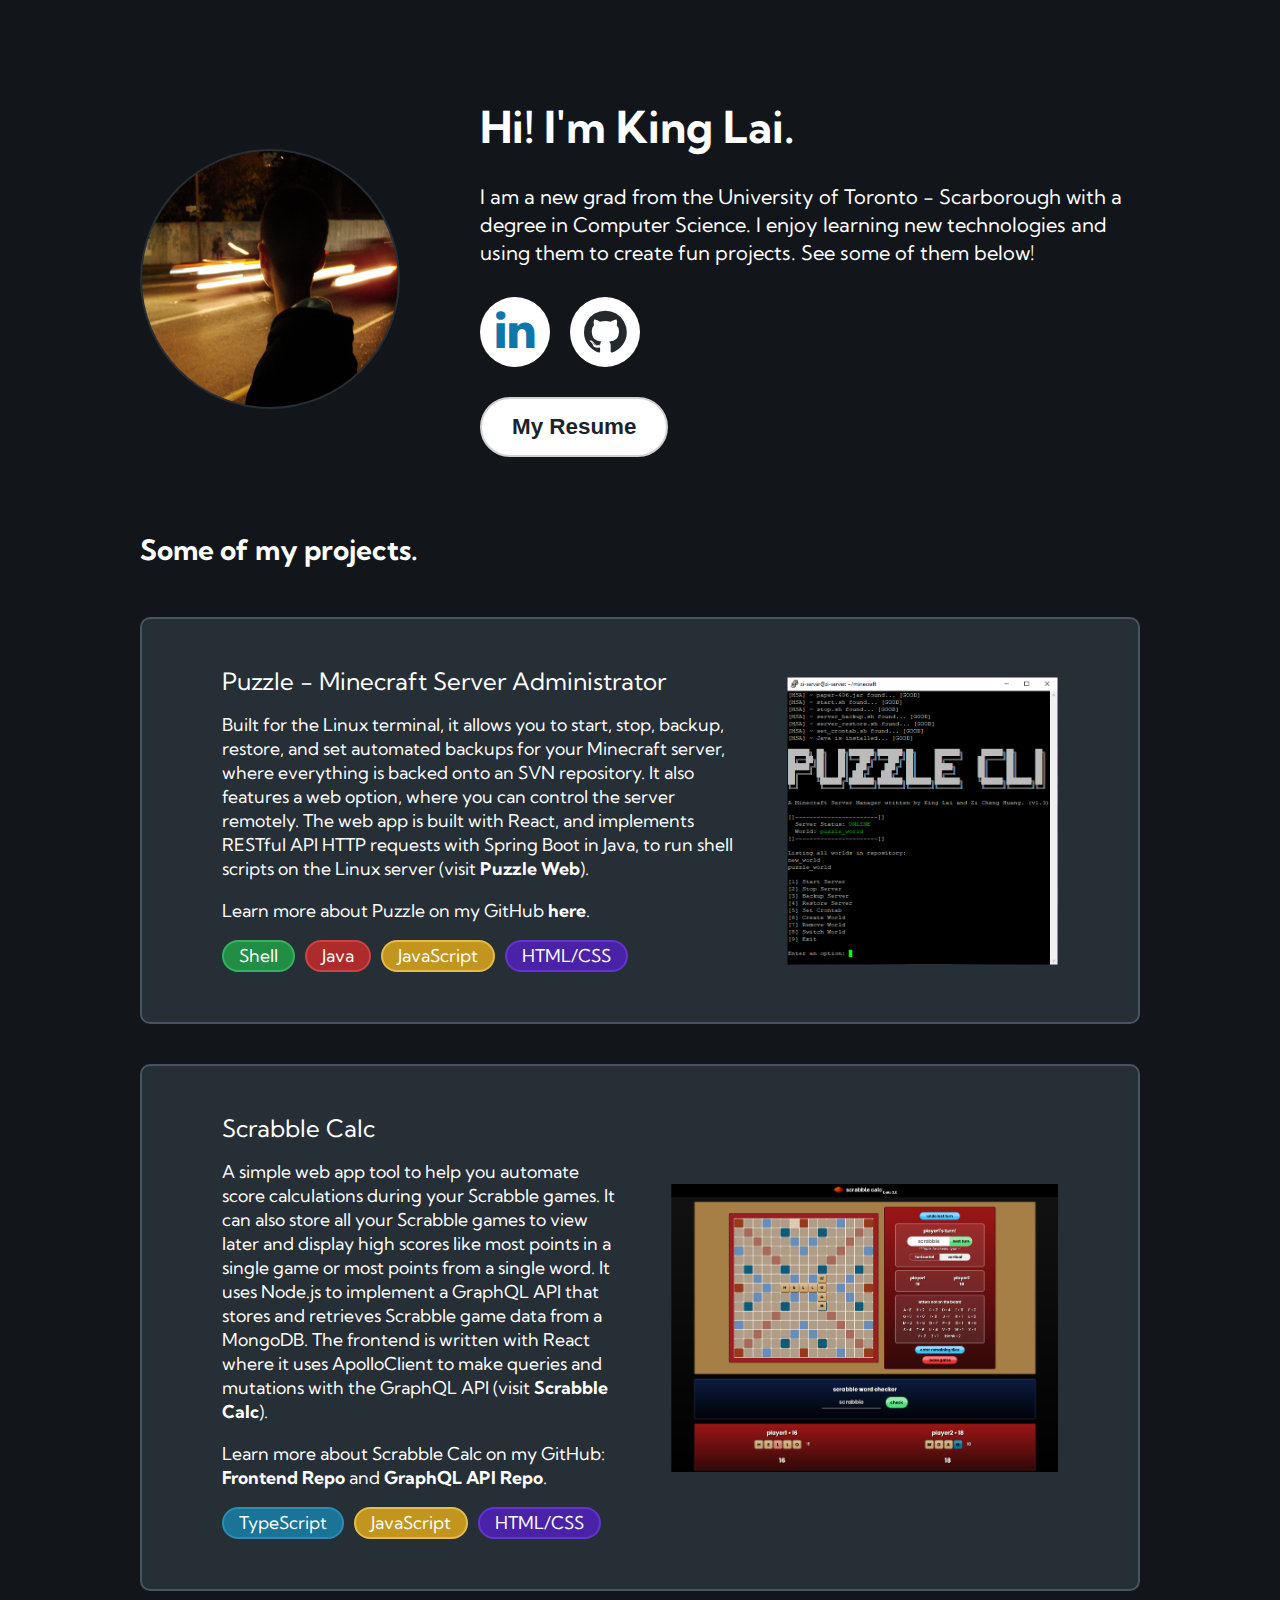
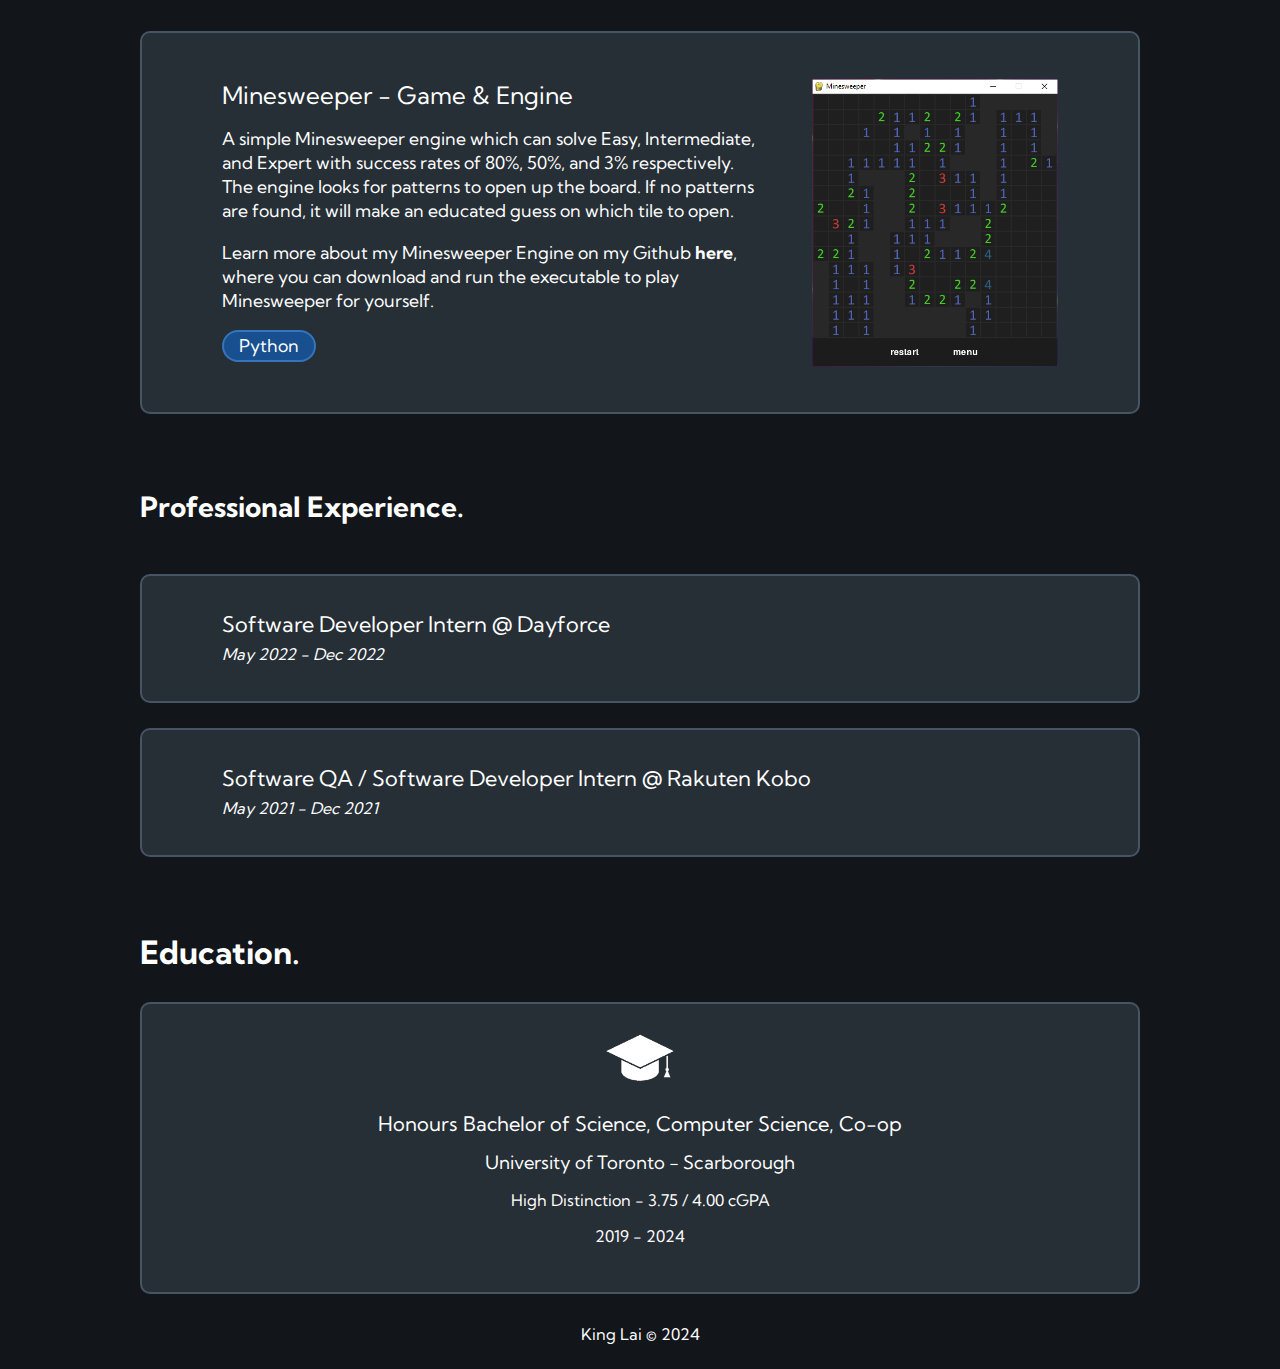
<file: index.html>
<html>

<head>
    <title>King Lai</title>
    <link rel="icon" href="Images/logo.png">
    <link rel="stylesheet" href="index_style.css">
    <meta name="viewport" content="width=device-width, initial-scale=1">
    <link href="https://fonts.googleapis.com/css2?family=Kumbh+Sans&display=swap" rel="stylesheet">
    <link rel="stylesheet" href="https://cdnjs.cloudflare.com/ajax/libs/font-awesome/4.7.0/css/font-awesome.min.css">
</head>

<body>
    <div class="intro">
        <div class="profile_pic">
            <img src="Images/profileold.jpg" alt="King Lai">
        </div>

        <div class="bio">
            <h1>Hi! I'm King Lai.</h1>
            <p>I am a new grad from the University of Toronto - Scarborough with a degree in Computer Science. I enjoy learning new technologies and using them to create fun projects. See some of them below!</p>
            <div class = "social_links">
                <a href="https://www.linkedin.com/in/kinglai23/" target="_blank" class="linkedin_btn">
                    <div class="linkedin"><i class="fa fa-linkedin"></i></div>
                </a>
                <a href="https://github.com/KingLai23/" target="_blank" class="github_btn">
                    <div class="github"><i class="fa fa-github"></i></div>
                </a>
            </div>

            <div class="resume">
                <a href="Documents/King's Resume.pdf" target="_blank">
                    <button type="button">My Resume</button>
                </a>
            </div>
        </div>
    </div>

    <div class="projects">
        <h1>Some of my projects.</h1>

        <div class="individual_project">
            <div class="info">
                <h2>Puzzle - Minecraft Server Administrator</h2>

                <p> Built for the Linux terminal, it allows you to start, stop, backup, restore, and set automated backups for your Minecraft server, 
                    where everything is backed onto an SVN repository. It also features a web option, where you can control the server remotely. The web app is built with React, and implements RESTful API
                    HTTP requests with Spring Boot in Java, to run shell scripts on the Linux server (visit <a href="http://puzzleweb.web.app" target="_blank">Puzzle Web</a>).
                </p>

                <p>Learn more about Puzzle on my GitHub <a href="https://github.com/KingLai23/Puzzle" target="_blank">here</a>.</p>
            
                <div class="tool_tags">
                    <div class="shell">Shell</div>
                    <div class="java">Java</div>
                    <div class="javascript">JavaScript</div>
                    <div class="html_css">HTML/CSS</div>
                </div>
            </div>

            <div class="project_img">
                <img src="Images/puzzlecli.PNG" alt="Puzzle">
            </div>
        </div>

        <div class="individual_project">
            <div class="info">
                <h2>Scrabble Calc</h2>

                <p> A simple web app tool to help you automate score calculations during your Scrabble games. It can also store all your Scrabble games to
                    view later and display high scores like most points in a single game or most points from a single word. It uses Node.js to implement a GraphQL API
                    that stores and retrieves Scrabble game data from a MongoDB. The frontend is written with React where it uses ApolloClient to make queries and mutations
                    with the GraphQL API (visit <a href="https://scrabblecalc.web.app/" target="_blank">Scrabble Calc</a>).
                </p>

                <p> Learn more about Scrabble Calc on my GitHub: <a href="https://github.com/KingLai23/forscrabble" target="_blank">Frontend Repo</a>
                    and <a href="https://github.com/KingLai23/forscrabbleapi" target="_blank">GraphQL API Repo</a>.
                </p>

                <div class="tool_tags">
                    <div class="typescript">TypeScript</div>
                    <div class="javascript">JavaScript</div>
                    <div class="html_css">HTML/CSS</div>
                </div>
            </div>

            <div class="project_img">
                <img src="Images/scrabble_calc.png" alt="Scrabble Calc">
            </div>
        </div>

        <div class="individual_project">
            <div class="info">
                <h2>Minesweeper - Game & Engine</h2>

                <p> A simple Minesweeper engine which can solve Easy, Intermediate, and Expert with success rates of 80%, 50%, and 3% respectively.
                    The engine looks for patterns to open up the board. If no patterns are found, it will make an educated guess on which tile to open.
                </p>

                <p> Learn more about my Minesweeper Engine on my Github <a href="https://github.com/KingLai23/Minesweeper" target="_blank">here</a>,
                    where you can download and run the executable to play Minesweeper for yourself.
                </p>

                <div class="tool_tags">
                    <div class="python">Python</div>
                </div>
            </div>

            <div class="project_img">
                <img src="Images/minesweeper.PNG" alt="Minesweeper">
            </div>
        </div>
    </div>

    <div class="experience">
        <h1>Professional Experience.</h1>

        <div class="individual_experience">
            <div class="info">
                <h2>Software Developer Intern @ Dayforce</h2>
                <p><i>May 2022 - Dec 2022</i></p>
            </div>
        </div>

        <div class="individual_experience">
            <div class="info">
                <h2>Software QA / Software Developer Intern @ Rakuten Kobo</h2>
                <p><i>May 2021 - Dec 2021</i></p>
            </div>
        </div>
    </div>

    <div class="education">
        <h1>Education.</h1>

        <div class="individual_education">
            <img src="Images/about.png" alt="Puzzle">
            <h1>Honours Bachelor of Science, Computer Science, Co-op</h1>
            <h2>University of Toronto - Scarborough</h2>
            <h3>High Distinction - 3.75 / 4.00 cGPA</h3>
            <h3>2019 - 2024</h3>
        </div>
    </div>

    <div class="footer">
        <p>King Lai &copy 2024</p>
    </div>
</body>

</html>
</file>
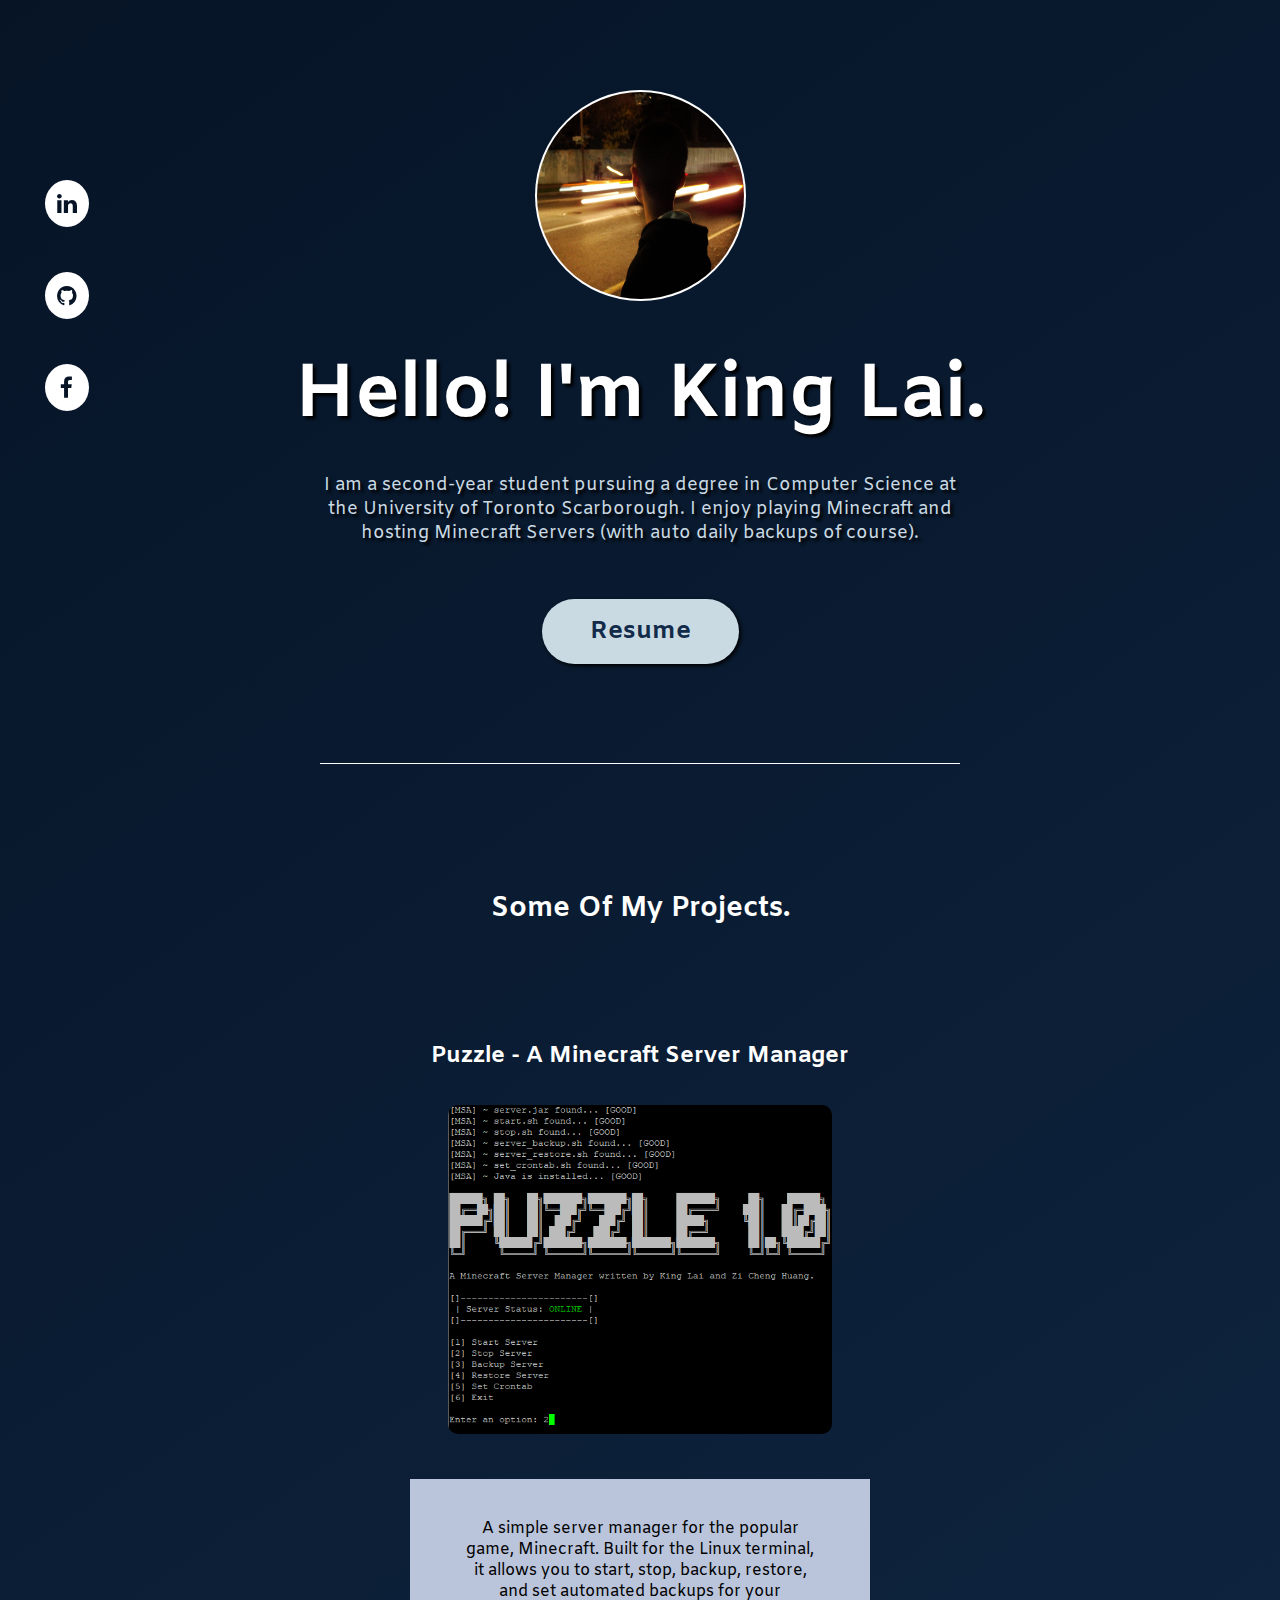
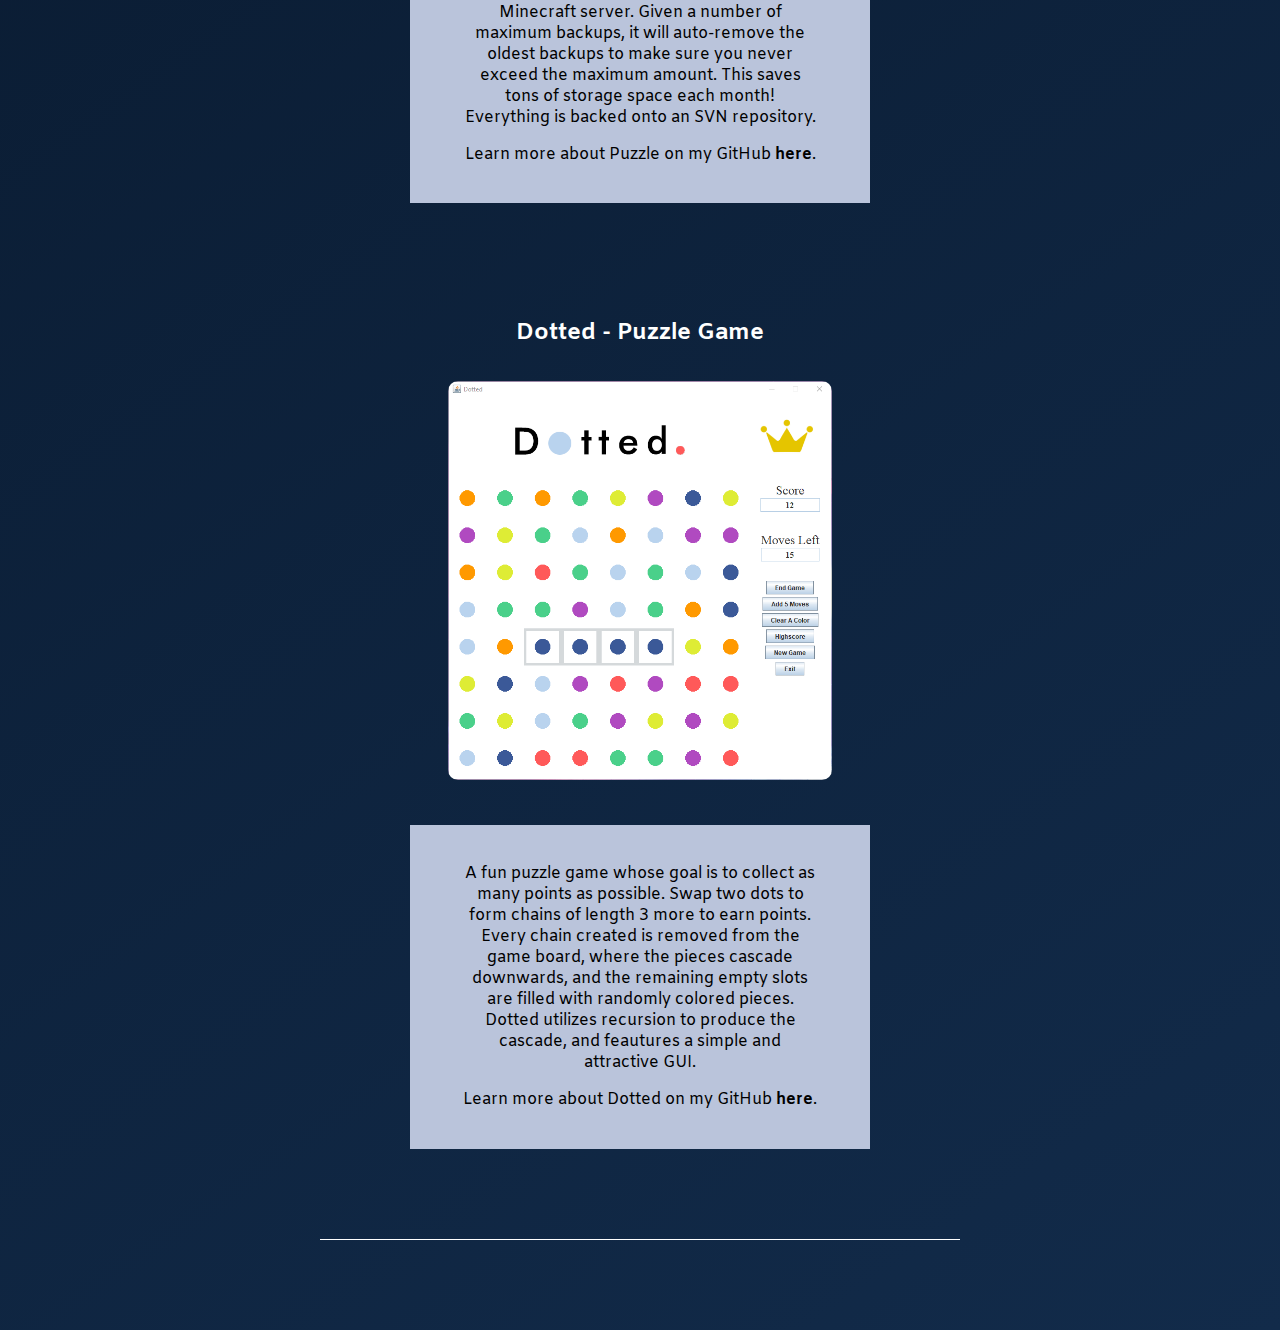
<file: old.html>
<html>
    <head>
        <title>King Lai</title>
        <meta name="viewport" content="width=device-width, initial-scale=1">
        <link href="https://fonts.googleapis.com/css?family=Amiko|Arima+Madurai|Droid+Sans+Mono" rel="stylesheet">
        <link rel="stylesheet" href="https://cdnjs.cloudflare.com/ajax/libs/font-awesome/4.7.0/css/font-awesome.min.css">
        <link rel="icon" href="Images/crown.png">
        <style>
           body {
            background-image: linear-gradient(145deg, #061426, #122b4a);
            margin: 0;
        }

        .vertical {
            border-left: 1px solid white;
            height: 15%;
            margin-left: 4.6vw;
            position: fixed;
            transition: all 0.3s ease;
        }

        .icons {
            position: fixed;
            top: 20vh;
        }

        .icons a {
          display: block;
          text-align: center;
          padding: 12px;
          transition: all 0.3s ease;
          color: #061426;
          font-size: 23px;
          margin-bottom: 5vh;
          margin-left: 3.5vw;
          border-radius: 100% 100%;
      }

      .icons a:hover {
          background-color: #91a9ff;
      }

      .linkedin, .github, .facebook {
          background: #fff ;
          color: white;
      }

  .about {
    /*background-image: linear-gradient(145deg, #061426, #122b4a);*/
}

.profile_picture {
    text-align: center;
    padding-top: 10vh;
}

.profile_picture img {
    width: 23vh;
    height: 23vh;
    border-radius: 50%;
    padding: 2px;
    background-color: #fff;
}

.intro {
  font-family: 'Amiko', sans-serif;
  text-align: center;
  padding-top: 3vh;
  color: #fff;
  text-shadow: 1px 1px 1px #000;
}

.intro h1 {
  font-size: 75;
  margin-top: 2vh;
  margin-bottom: 3vh;
  margin-left: 5vw;
  margin-right: 5vw;
  text-shadow: 3px 3px 3px #000;
}

.intro p {
    font-size: 18;
    text-shadow: 3px 3px 3px #000;
    margin-left: 25vw;
    margin-right: 25vw;
    color: #cadae3;
}

.resume {
    font-family: 'Amiko', sans-serif;
    text-align: center;
    font-size: 25;
    padding-top: 3vh;
    padding-bottom: 10vh;
    font-weight: bold;
}

.resume a {
    background-color: #cadae3;
    color: #122b4a;
    text-decoration: none;
    border: none;
    border-radius: 100px 100px;
    box-shadow: 2px 2px 4px #000000;
    padding: 16px 48px;
}

.resume a:hover {
    color: #061426;
    transition: color 0.3s ease-in-out;
    background-color: #f0f9ff;
    transition: background-color 0.3s ease-in-out;
}

.horizontal-line {
    border-bottom: 1px solid white;
    margin-left: 25vw;
    margin-right: 25vw;
}

.portfolio {
    /*background-image: linear-gradient(145deg, #d4d4d4, #e6e6e6);*/
    padding-bottom: 10vh;
}

.title {
    font-family: 'Amiko', sans-serif;
    text-align: center;
    padding-top: 4vh;
    padding-bottom: 8vh;
}

.title h1 {
    font-size: 28;
    font-weight: bold;
    color: #fff;
    margin-top: 10vh;
    margin-bottom: 2vh;
}

.puzzle, .dotted {
    padding-top: 0vh;
    padding-bottom: 10vh;
    margin-left: 5vw;
    margin-right: 5vw;
    margin-bottom: 0vh;
}

.puzzle_title, .dotted_title {
    font-family: 'Amiko', sans-serif;
    text-align: center;
    padding-top: 1vh;
    padding-bottom: 2vh;
}

.puzzle_title h1, .dotted_title h1 {
    font-size: 23;
    font-weight: bold;
    color: #fff;
}

.puzzle_menu, .dotted_image {
    text-align: center;
}

.puzzle_menu img, .dotted_image img {
    width: 30vw;
    height: auto;
    margin-left: 0.5vw;
    margin-right: 0.5vw;
    margin-bottom: 3vh;
    border-radius: 10px 10px;
}

.puzzle_desc, .dotted_desc {
    padding-left: 4vw;
    padding-right: 4vw;
    padding-top: 2.5vh;
    padding-bottom: 2.5vh;
    background-color: #bac4db;
    margin-left: 27vw;
    margin-right: 27vw;
    margin-top: 2vh;
}

.puzzle_desc p, .dotted_desc p {
    font-family: 'Amiko', sans-serif;
    text-align: center;
    color: #000;
    font-size: 16;
}

.puzzle_desc a, .dotted_desc a {
    color: #000;
    font-weight: bold;
    text-decoration: none;
    font-size: 16;
}

.puzzle_desc a:hover, .dotted_desc a:hover {
    color: #4370a8;
    transition: color 0.3s ease-in-out;
}

@media screen and (max-width: 1000px) {
    .vertical {
        border: 0px solid white;
    }

    .icons {
    	opacity: 0%;
        /*position: absolute; 
        top: 20vh;
        -webkit-transform: translateY(-50%);
        -ms-transform: translateY(-50%);
        transform: translateY(-50%);*/
    }

    .intro h1 {
        margin-left: 5vw;
        margin-right: 5vw;
    }

    .intro p {
        margin-left: 5vw;
        margin-right: 5vw;
    }

    .horizontal-line {
        margin-left: 10vw;
        margin-right: 10vw;
    }

    .puzzle, .dotted {
        margin-left: 5vw;
        margin-right: 5vw;
    }

    .puzzle_desc, .dotted_desc {
        margin-left: 0vw;
        margin-right: 0vw;
    }

    .puzzle img, .dotted img {
        width: 60vw;
        height: auto;
    }

}

</style>
</head>

<body>
    <div class="icons">
        <a href="https://www.linkedin.com/in/kinglai23/" target="_blank" class="linkedin"><i class="fa fa-linkedin"></i></a> 
        <a href="https://github.com/KingLai23/" target="_blank" class="github"><i class="fa fa-github"></i></a> 
        <a href="https://www.facebook.com/kinnggg.laiii/" target="_blank" class="facebook"><i class="fa fa-facebook"></i></a> 
    </div>

    <div class = "about">
        <!-- <div class = "vertical line"></div> -->

        <div class = "profile_picture">
            <img src="Images/profileold.jpg" alt="King Lai">
        </div>

        <div class = "intro">
            <h1>Hello! I'm King Lai.</h1>
            <p>I am a second-year student pursuing a degree in Computer Science at the University of Toronto Scarborough. I enjoy playing Minecraft and hosting Minecraft Servers (with auto daily backups of course).</p>
        </div>

        <div class = "resume">
            <p><a href="Documents/King's Resume.pdf" target="_blank">Resume</a></p>
        </div>

        <div class = "horizontal-line"></div>
    </div>

    <div class = "portfolio">
        <div class = "title">
            <h1>Some Of My Projects.</h1>
        </div>

        <div class = "puzzle">
            <div class = "puzzle_title">
                <h1>Puzzle - A Minecraft Server Manager</h1>
            </div>
            
            <div class = "puzzle_menu">
                <img src="Images/puzzle_menu_online.png">
            </div>

            <div class = "puzzle_desc">
                <p>A simple server manager for the popular game, Minecraft. Built for the Linux terminal, 
                    it allows you to start, stop, backup, restore, and set automated backups for your Minecraft
                    server. Given a number of maximum backups, it will auto-remove the oldest backups to make
                    sure you never exceed the maximum amount. This saves tons of storage space each month! Everything
                is backed onto an SVN repository.</p>

                <p>Learn more about Puzzle on my GitHub <a href="https://github.com/KingLai23/Puzzle" target="_blank">here</a>.</p>
            </div>
        </div>

        <div class = "dotted">
            <div class = "dotted_title">
                <h1>Dotted - Puzzle Game</h1>
            </div>

            <div class = "dotted_image">
                <img src="Images/dotted.PNG">
            </div>

            <div class = "dotted_desc">
                <p>A fun puzzle game whose goal is to collect as many points as possible. Swap two dots
                to form chains of length 3 more to earn points. Every chain created is removed
                from the game board, where the pieces cascade downwards, and the remaining empty slots are 
                filled with randomly colored pieces. Dotted utilizes recursion to produce the cascade,
                and feautures a simple and attractive GUI.</p>

                <p>Learn more about Dotted on my GitHub <a href="https://github.com/KingLai23/Dotted" target="_blank">here</a>.</p>
            </div>
        </div>

        <div class = "horizontal-line"></div>
    </div>
</div>
</body>
</html>
</file>
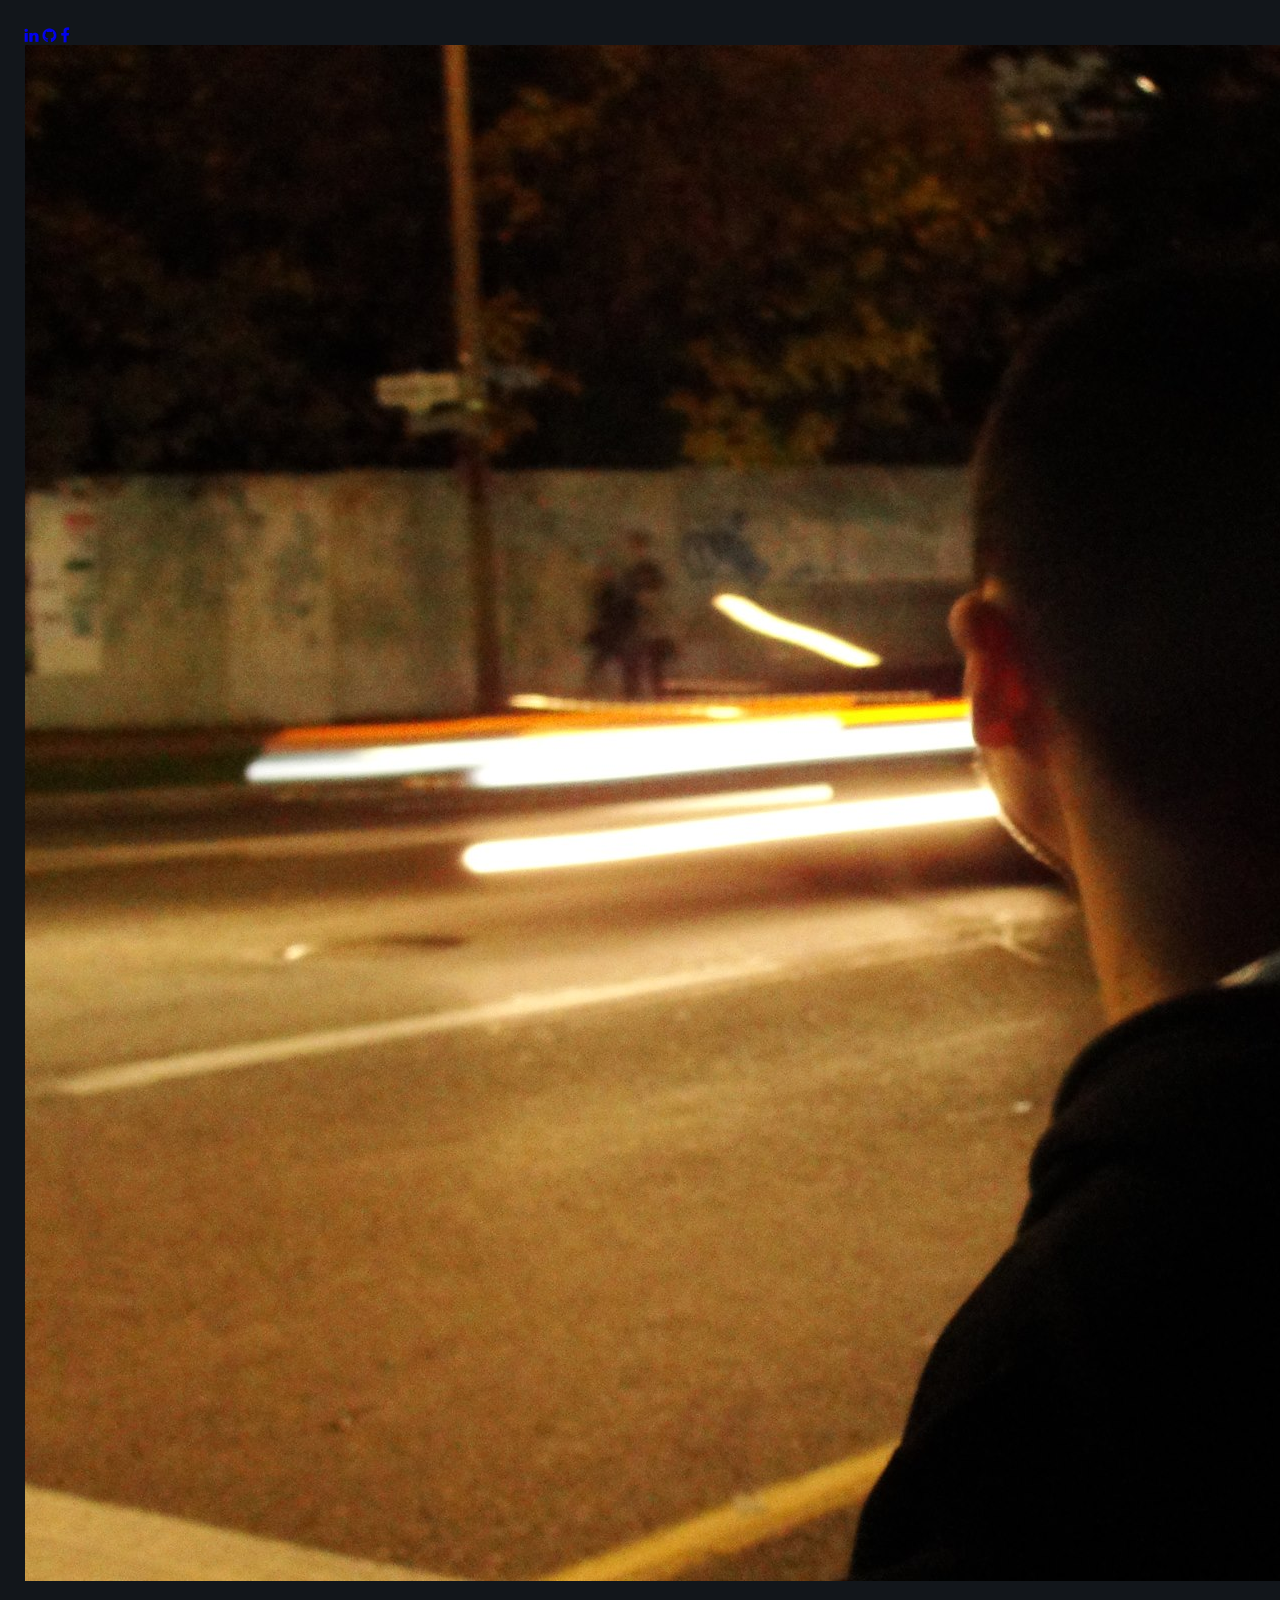
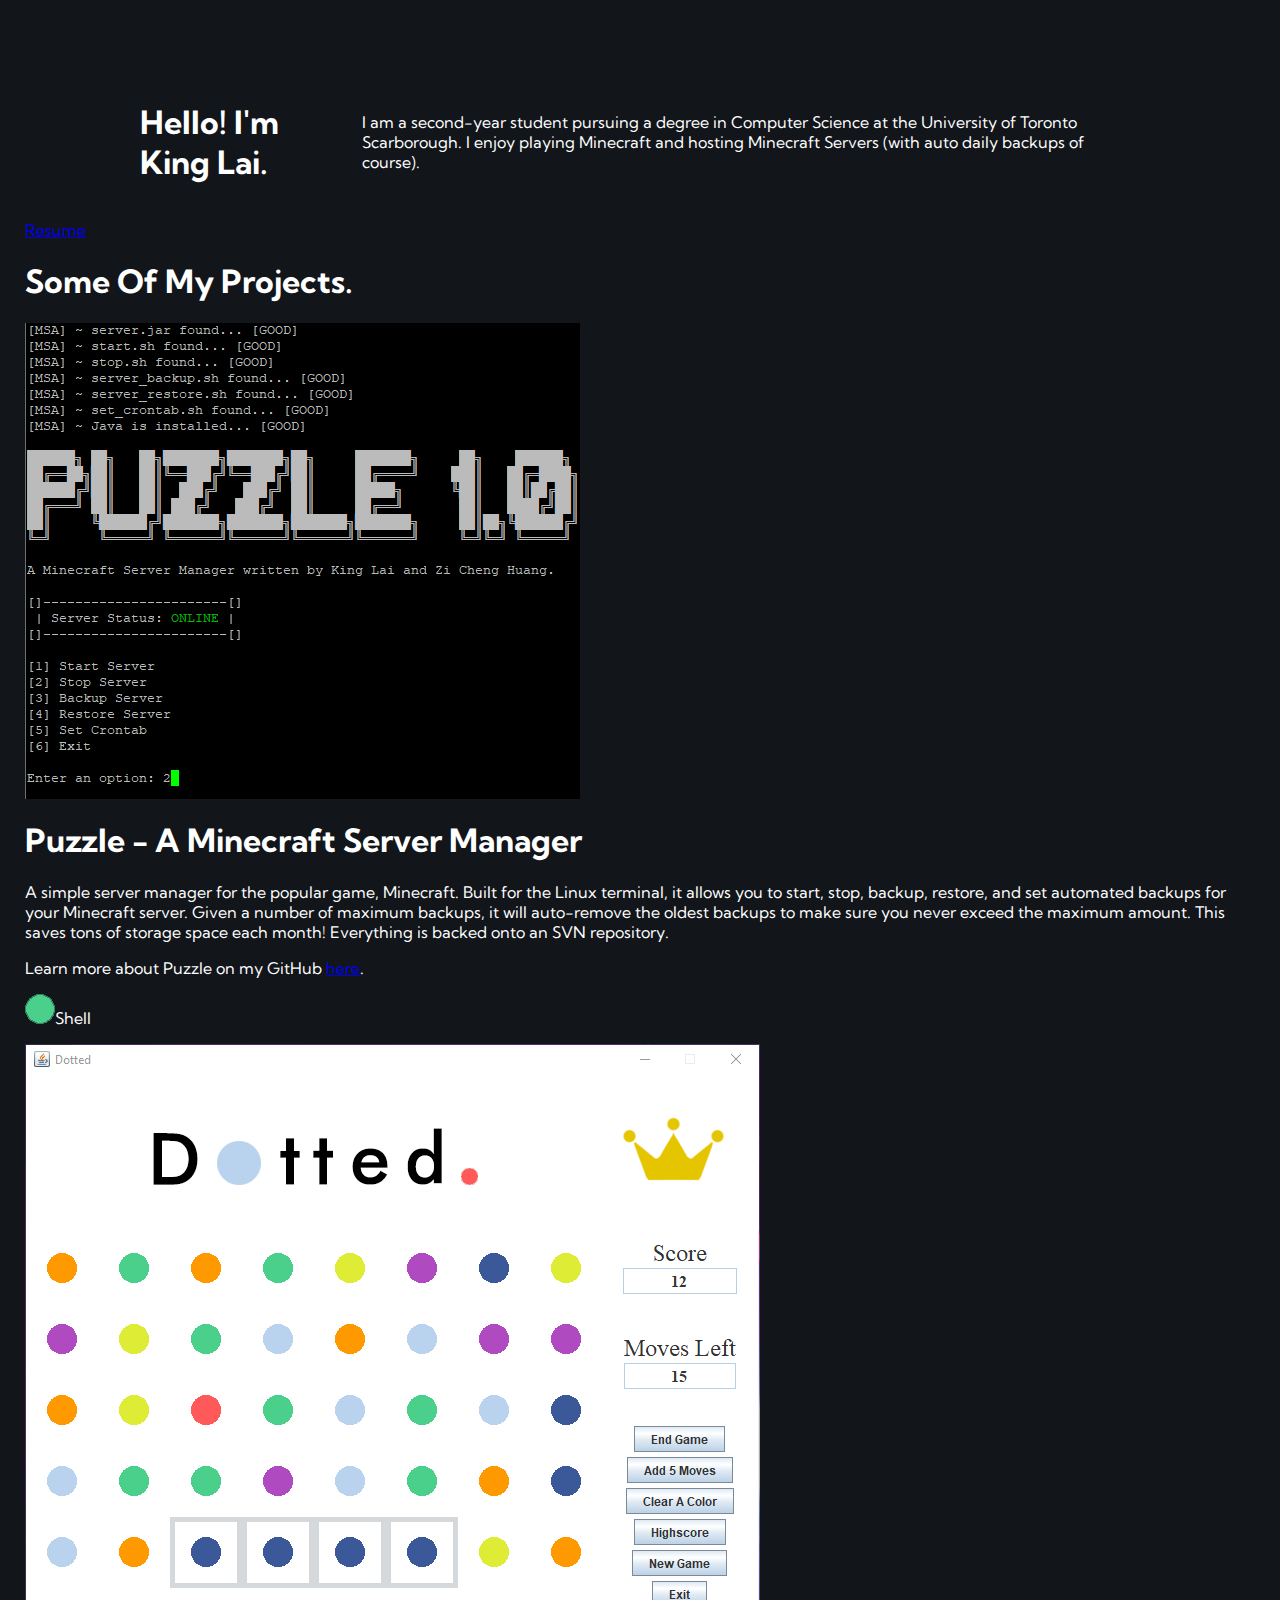
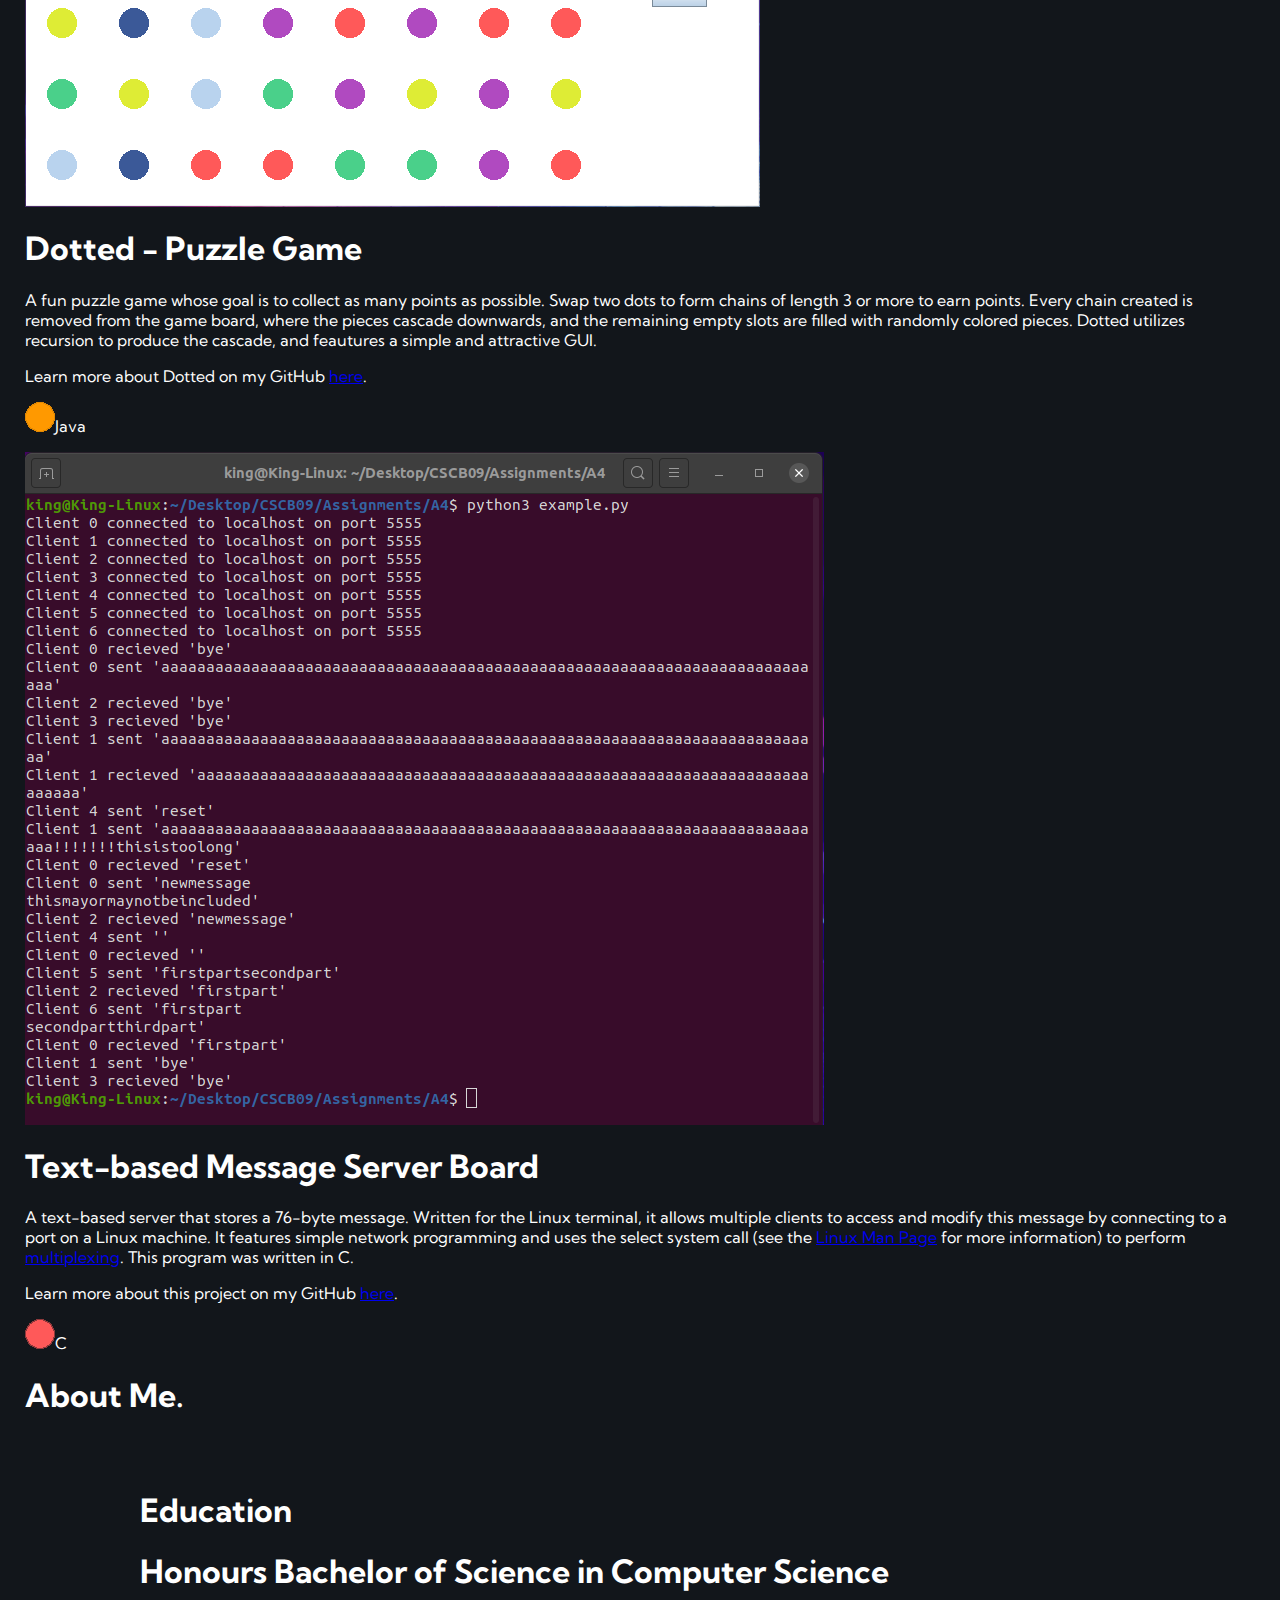
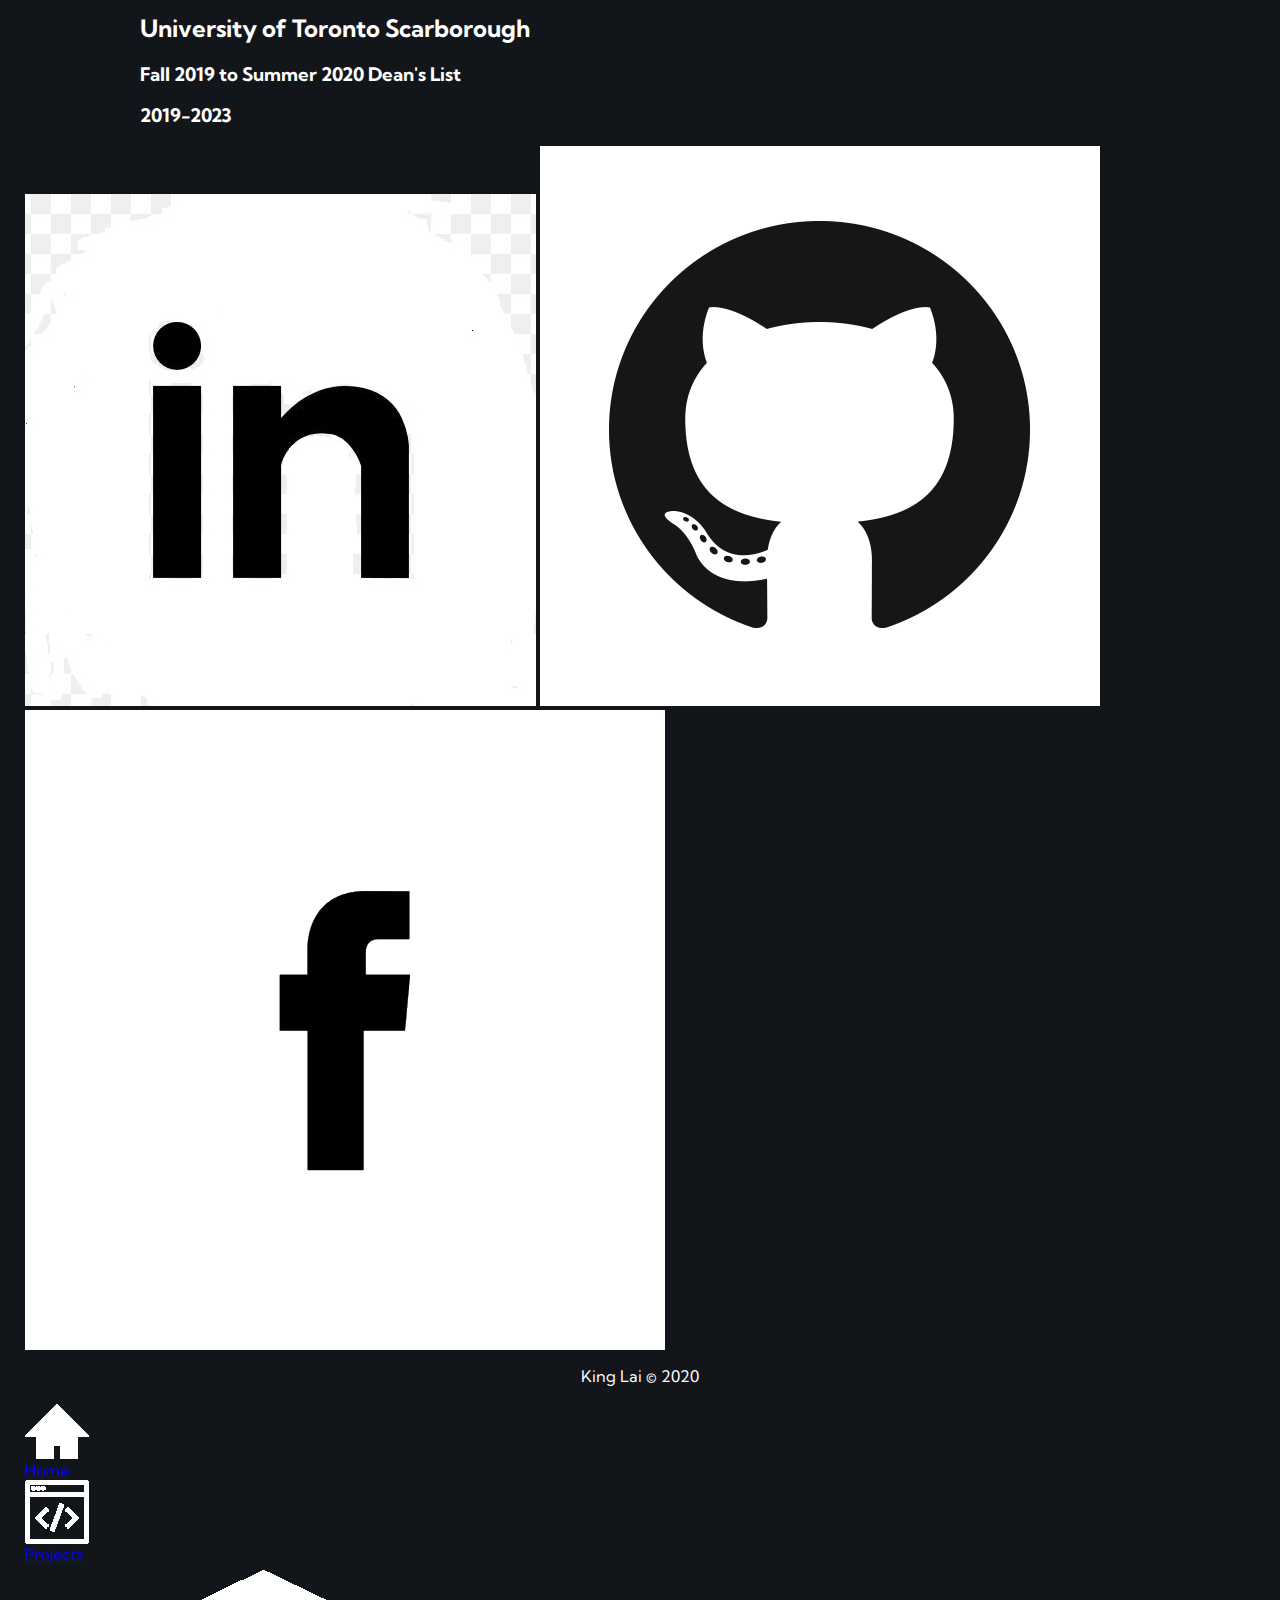
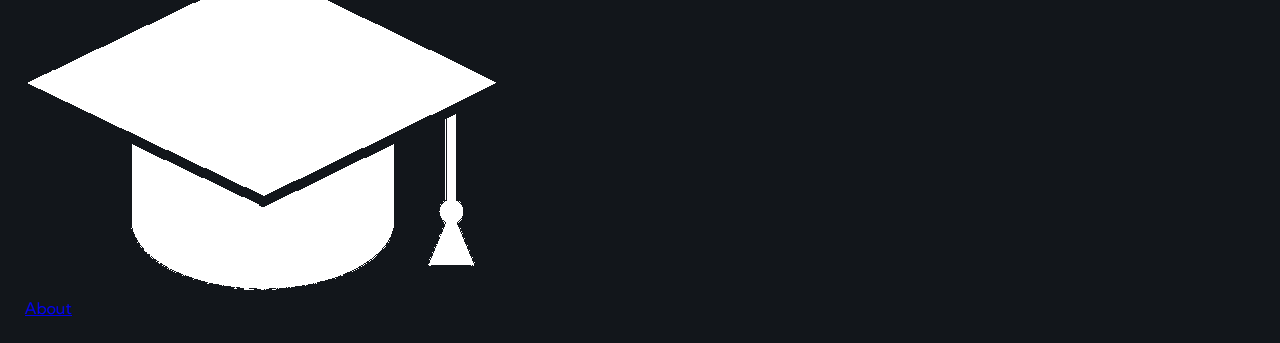
<file: temp.html>
<html>

<head>
    <title>King Lai</title>
    <link rel="icon" href="Images/logo.png">
    <link rel="stylesheet" href="index_style.css">
    <meta name="viewport" content="width=device-width, initial-scale=1">
    <link href="https://fonts.googleapis.com/css?family=Amiko|Arima+Madurai|Droid+Sans+Mono" rel="stylesheet">
    <link href="https://fonts.googleapis.com/css2?family=Kumbh+Sans&display=swap" rel="stylesheet">
    <link rel="stylesheet" href="https://cdnjs.cloudflare.com/ajax/libs/font-awesome/4.7.0/css/font-awesome.min.css">
</head>

<body>
    <div class="icons">
        <a href="https://www.linkedin.com/in/kinglai23/" target="_blank" class="linkedin"><i
				class="fa fa-linkedin"></i></a>
        <a href="https://github.com/KingLai23/" target="_blank" class="github"><i class="fa fa-github"></i></a>
        <a href="https://www.facebook.com/kinnggg.laiii/" target="_blank" class="facebook"><i
				class="fa fa-facebook"></i></a>
    </div>

    <div class="header" id="home">
        <!-- <div class = "vertical line"></div> -->

        <div class="profile_picture">
            <img src="Images/profileold.jpg" alt="King Lai">
        </div>

        <div class="intro">
            <h1>Hello! I'm King Lai.</h1>
            <p>I am a second-year student pursuing a degree in Computer Science at the University of Toronto Scarborough. I enjoy playing Minecraft and hosting Minecraft Servers (with auto daily backups of course).
            </p>
        </div>

        <div class="resume">
            <p><a href="Documents/King's Resume.pdf" target="_blank">Resume</a></p>
        </div>

        <!-- <div class = "horizontal-line"></div> -->
    </div>

    <div class="portfolio" id="projects">
        <div class="puzzle">
            <div class="title">
                <h1>Some Of My Projects.</h1>
            </div>

            <div class="horizontal-line"></div>

            <div class="container-p">
                <div class="puzzle_image">
                    <img src="Images/puzzle_menu_online.png">
                </div>

                <div class="puzzle_text">
                    <div class="puzzle_title">
                        <h1>Puzzle - A Minecraft Server Manager</h1>
                    </div>

                    <div class="puzzle_desc">
                        <p>A simple server manager for the popular game, Minecraft. Built for the Linux terminal, it allows you to start, stop, backup, restore, and set automated backups for your Minecraft server. Given a number of maximum backups, it will
                            auto-remove the oldest backups to make sure you never exceed the maximum amount. This saves tons of storage space each month! Everything is backed onto an SVN repository.</p>

                        <p>Learn more about Puzzle on my GitHub <a href="https://github.com/KingLai23/Puzzle" target="_blank">here</a>.</p>

                        <p><img src="Images/green.png">Shell</p>
                    </div>
                </div>
            </div>
        </div>

        <div class="dotted">
            <div class="container-d">
                <div class="dotted_image">
                    <img src="Images/dotted.PNG">
                </div>

                <div class="dotted_text">
                    <div class="dotted_title">
                        <h1>Dotted - Puzzle Game</h1>
                    </div>

                    <div class="dotted_desc">
                        <p>A fun puzzle game whose goal is to collect as many points as possible. Swap two dots to form chains of length 3 or more to earn points. Every chain created is removed from the game board, where the pieces cascade downwards, and
                            the remaining empty slots are filled with randomly colored pieces. Dotted utilizes recursion to produce the cascade, and feautures a simple and attractive GUI.</p>

                        <p>Learn more about Dotted on my GitHub <a href="https://github.com/KingLai23/Dotted" target="_blank">here</a>.</p>

                        <p><img src="Images/orange.png">Java</p>
                    </div>
                </div>
            </div>
        </div>

        <div class="board-server">
            <div class="container-bs">
                <div class="board-server_image">
                    <img src="Images/board-server.png">
                </div>

                <div class="board-server_text">
                    <div class="board-server_title">
                        <h1>Text-based Message Server Board</h1>
                    </div>

                    <div class="board-server_desc">
                        <p>A text-based server that stores a 76-byte message. Written for the Linux terminal, it allows multiple clients to access and modify this message by connecting to a port on a Linux machine. It features simple network programming
                            and uses the select system call (see the <a href="https://man7.org/linux/man-pages/man2/select.2.html" target="_blank">Linux Man Page</a> for more information) to perform <a href="https://searchnetworking.techtarget.com/definition/multiplexing#:~:text=Multiplexing%20(or%20muxing)%20is%20a,called%20demultiplexing%20(or%20demuxing)."
                                target="_blank">multiplexing</a>. This program was written in C.</p>

                        <p>Learn more about this project on my GitHub <a href="https://github.com/KingLai23/Message-Board" target="_blank">here</a>.</p>

                        <p><img src="Images/red.png">C</p>
                    </div>
                </div>
            </div>
        </div>
    </div>

    <div class="about" id="about">
        <div class="about_title">
            <h1>About Me.</h1>
        </div>
        <div class="horizontal-line"></div>
        <div class="education">
            <div class="edu_title">
                <h1>Education</h1>
            </div>

            <div class="edu_desc">
                <h1>Honours Bachelor of Science in Computer Science</h1>
                <h2>University of Toronto Scarborough</h2>
                <h3>Fall 2019 to Summer 2020 Dean's List</h3>
                <h3>2019-2023</h3>
            </div>
        </div>

        <div class="secondary-icons">
            <a href="https://www.linkedin.com/in/kinglai23/" target="_blank"><img src="Images/linkedin.jpg" title="linkedin" alt="linkedin"></a>
            <a href="https://github.com/KingLai23/" target="_blank"><img src="Images/github.png" title="github" alt="github"></a>
            <a href="https://www.facebook.com/kinnggg.laiii/" target="_blank"><img src="Images/facebook.png" title="facebook" alt="facebook"></a>
        </div>

        <div class="footer">
            <p>King Lai &copy 2020</p>
        </div>
    </div>


    <div class="navbar">
        <a href="#home"><img src="Images/home.png">
            <figcaption>Home</figcaption>
        </a>
        <a href="#projects"><img src="Images/project.png">
            <figcaption>Projects</figcaption>
        </a>
        <a href="#about"><img src="Images/about.png">
            <figcaption>About</figcaption>
        </a>
    </div>
</body>

</html>
</file>
<file: index_style.css>
body {
    background-color: #12161b;
    font-family: 'Kumbh Sans', sans-serif;
    margin: 25px;
    color: #ffffff;
}

html {
    scroll-behavior: smooth;
}

.intro, 
.projects, 
.experience, 
.education {
    max-width: 1000px;
    min-width: 750px;
    margin: auto;
}

.intro {
    margin-top: 100px;
    display: flex;
    justify-content: space-between;
    align-items: center;
    column-gap: 5rem;
}

.intro .bio h1 {
    font-size: 2.75rem;
    margin-top: 0;
}

.intro .bio p {
    font-size: 1.25rem;
    line-height: 1.75rem;
}

.intro .profile_pic img {
    width: 16rem;
    height: 16rem;
    border-radius: 50%;
    padding: 2px;
    background-color: #262e36;
}

.intro .bio .social_links {
    margin: 30px 0;
    display: flex;
}

.intro .bio .social_links a {
    text-decoration: none;
}

.intro .bio .social_links .linkedin,
.intro .bio .social_links .github {
    width: 50px;
    height: 50px;
    padding: 10px;
    border-radius: 50px;
    transition: all 0.3s ease;
    margin-right: 20px;
    text-align: center;
}

.intro .bio .social_links .linkedin,
.intro .bio .social_links .github {
    background-color: #ffffff;
}

.intro .bio .social_links .linkedin {
    color: #0e76a8;
    font-size: 45px;
}

.intro .bio .social_links .github {
    color: #24292e;
    font-size: 50px;
}

.intro .bio .social_links .linkedin:hover {
    background-color: #0e76a8;
    color: #ffffff;
    transform: scale(1.05);
}

.intro .bio .social_links .github:hover {
    background-color: #24292e;
    color: #ffffff;
    transform: scale(1.05);
}

.intro .bio .resume {
    margin-top: 20px;
}

.intro .bio .resume button {
    color: #1a222c;
    text-decoration: none;
    background-color: #ffffff;
    border-radius: 50px;
    border: #d1d1d1 solid 2px;
    padding: 15px 30px;
    font-size: 1.4rem;
    font-weight: bold;
}

.intro .bio .resume button:hover {
    transform: scale(1.05);
    transition: background-color 0.25s ease-in-out;
    cursor: pointer;
}

.projects, 
.experience, 
.education {
    margin-top: 75px;
}
 
.projects h1, 
.experience h1 {
    font-size: 1.75rem;
    margin-bottom: 50px;
}

.projects .individual_project h2 {
    font-size: 1.5rem;
    font-weight: 400;
}

.projects .individual_project,
.experience .individual_experience,
.education .individual_education {
    background-color: #262e36;
    border: #465463 solid 2px;
}

.projects .individual_project {
    display: flex;
    justify-content: space-between;
    align-items: center;
    column-gap: 3rem;
    padding: 30px 80px;
    border-radius: 10px;
    margin: 40px 0px;
    font-size: 1.1rem;
    line-height: 1.5rem;
}

.experience .individual_experience {
    padding: 20px 80px;
    border-radius: 10px;
    margin: 25px 0;
}

.projects .individual_project a {
    color: #fff;
    font-weight: bold;
    text-decoration: none;
}

.projects .individual_project a:hover {
    color: #4a8dbd;
    transition: color 0.3s ease-in-out;
}

.projects .individual_project .project_img img {
    height: 18rem;
    width: auto;
}

.projects .individual_project .info img {
    height: 0.8rem;
    width: auto;
    margin-right: 10px;
}

.projects .individual_project .tool_tags {
    display: flex;
    flex-wrap: wrap;
    margin-bottom: 15px;
}

.projects .individual_project .tool_tags .shell,
.projects .individual_project .tool_tags .java,
.projects .individual_project .tool_tags .javascript,
.projects .individual_project .tool_tags .html_css,
.projects .individual_project .tool_tags .python,
.projects .individual_project .tool_tags .typescript {
    padding: 2px 15px;
    margin-right: 10px;
    margin-bottom: 5px;
    border-radius: 20px;
}

.projects .individual_project .tool_tags .shell {
    background-color: #218d45;
    border: #36b15f solid 2px;
}

.projects .individual_project .tool_tags .java {
    background-color: #ad2b2b;
    border: #cc4444 solid 2px;
}

.projects .individual_project .tool_tags .javascript {
    background-color: #c2961e;
    border: #e6bc49 solid 2px;
}

.projects .individual_project .tool_tags .typescript {
    background-color: #1a7497;
    border: #2b8db4 solid 2px;
}

.projects .individual_project .tool_tags .python {
    background-color: #184f8f;
    border: #3674bb solid 2px;
}

.projects .individual_project .tool_tags .html_css {
    background-color: #4a22a8;
    border: #6334cf solid 2px;
}

.experience .individual_experience h2 {
    font-size: 1.35rem;
    margin: 15px 0 5px;
    font-weight: 400;
}

.experience .individual_experience p {
    margin: 5px 0 15px;
    line-height: 1.5rem;
}

.education .individual_education {
    padding: 30px 80px;
    border-radius: 10px;
    margin: 30px 0;
    text-align: center;
}

.education .individual_education img {
    height: 3rem;
    width: auto;
    margin-bottom: 15px;
}

.education .individual_education h1 {
    font-size: 1.25rem;
    font-weight: 400;
}

.education .individual_education h2 {
    font-size: 1.15rem;
    font-weight: 400;
}

.education .individual_education h3 {
    font-size: 1rem;
    font-weight: 400;
}

.education .individual_education h4 {
    font-size: 0.8rem;
    font-weight: 400;
}

.footer {
    text-align: center;
}

@media screen and (max-width: 750px) {
    .intro, 
    .projects, 
    .experience, 
    .education {
        min-width: 0;
    }

    .intro {
        margin-top: 30px;
    }

    .intro .profile_pic {
        text-align: center;
        margin-bottom: 25px;
    }

    .intro, .projects .individual_project, 
    .experience .individual_experience, 
    .education .individual_education {
        display: block;
        padding: 20px 30px;
    }

    .projects .individual_project .project_img img {
        width: 100%;
        height: auto;
    }
}
</file>
